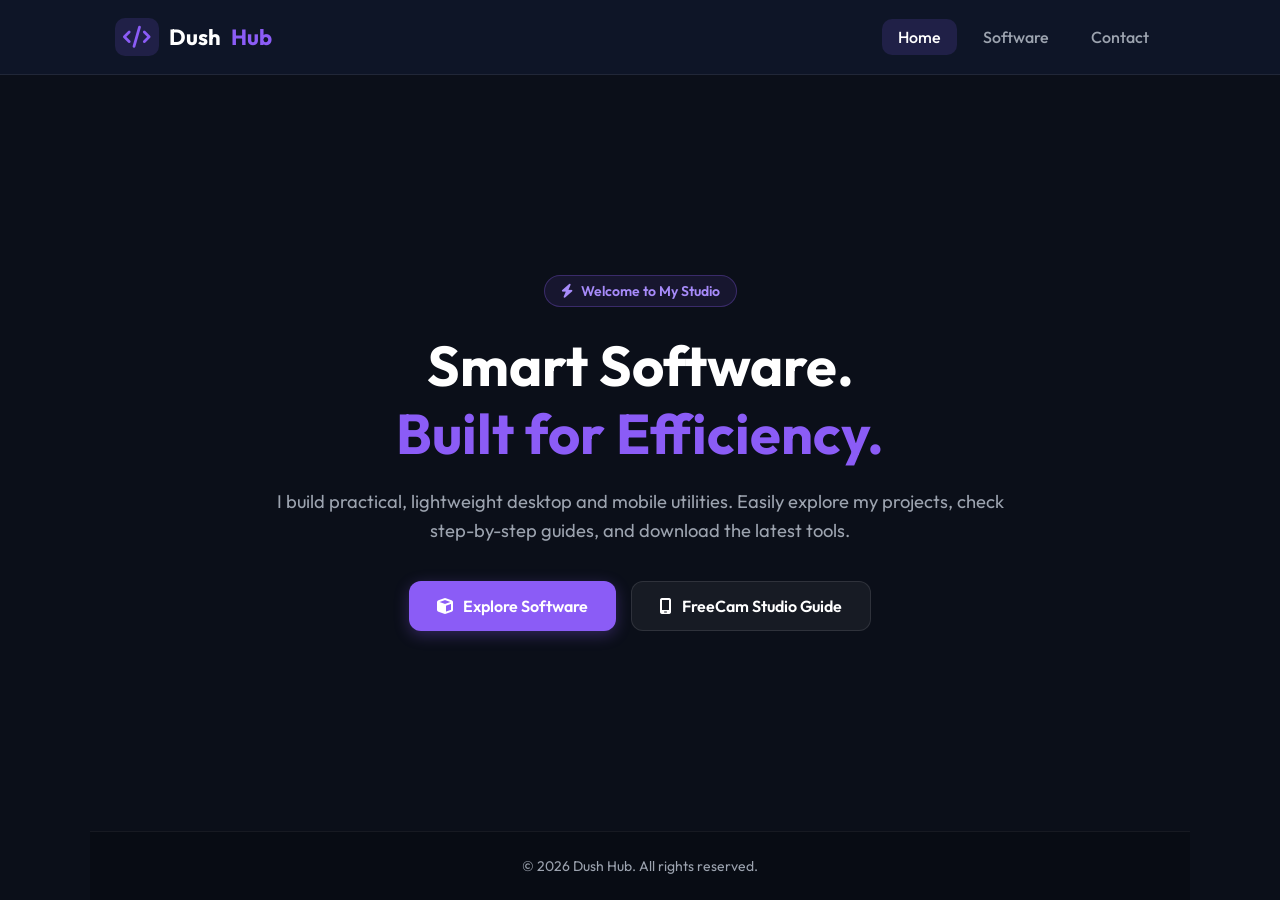
<file: index.html>
<!DOCTYPE html>
<html lang="en">
<head>
    <meta name="google-site-verification" content="-GV3NC-AGR85DuQpQ9Y2FPR-0MYZ9a6whzwfAMyJ524" />
    <meta charset="UTF-8">
    <meta name="viewport" content="width=device-width, initial-scale=1.0">
    <title>Dush Hub - Professional Software Studio & Tools</title>
    <meta name="description" content="Welcome to Dush Hub. Explore lightweight utilities like FreeCam Studio, LensLock Portable, and OBS Renamer created by Dush.">
    <meta name="keywords" content="dush hub, freecam studio, lenslock portable, obs renamer, android webcam, software tools">
    <link rel="icon" type="image/png" href="https://cdnjs.cloudflare.com/ajax/libs/font-awesome/6.4.0/svgs/solid/code.svg">
    <link rel="stylesheet" href="style.css">
    <link href="https://cdnjs.cloudflare.com/ajax/libs/font-awesome/6.4.0/css/all.min.css" rel="stylesheet">
</head>
<body>
    <header class="navbar">
        <div class="nav-container">
            <a href="index.html" class="logo">
                <i class="fa-solid fa-code"></i> Dush<span>Hub</span>
            </a>
            <nav class="nav-links">
                <a href="index.html" class="active">Home</a>
                <a href="software.html">Software</a>
                <a href="contact.html">Contact</a>
            </nav>
        </div>
    </header>

    <main class="main-content">
        <section class="hero">
            <div class="hero-badge"><i class="fa-solid fa-bolt"></i> Welcome to My Studio</div>
            <h1>Smart Software. <br><span>Built for Efficiency.</span></h1>
            <p>I build practical, lightweight desktop and mobile utilities. Easily explore my projects, check step-by-step guides, and download the latest tools.</p>
            <div class="hero-cta">
                <a href="software.html" class="btn-main"><i class="fa-solid fa-cube"></i> Explore Software</a>
                <a href="freecam.html" class="btn-sub"><i class="fa-solid fa-mobile-screen"></i> FreeCam Studio Guide</a>
            </div>
        </section>
    </main>

    <footer class="footer">
        <p>&copy; 2026 Dush Hub. All rights reserved.</p>
    </footer>
</body>
</html>
</file>
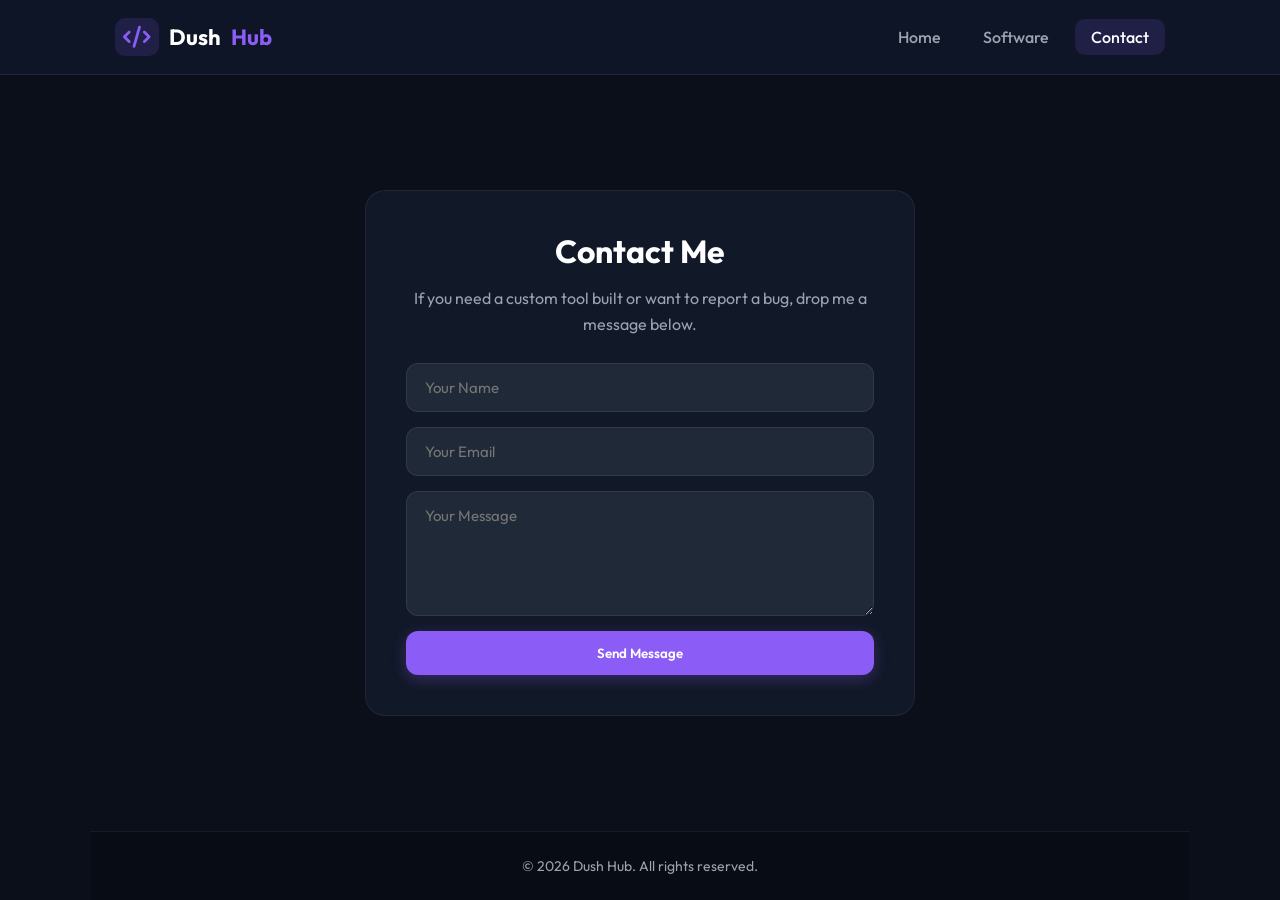
<file: contact.html>
<!DOCTYPE html>
<html lang="en">
<head>
    <meta charset="UTF-8">
    <meta name="viewport" content="width=device-width, initial-scale=1.0">
    <title>Contact - Dush Hub</title>
    <link rel="icon" type="image/png" href="https://cdnjs.cloudflare.com/ajax/libs/font-awesome/6.4.0/svgs/solid/envelope.svg">
    <link rel="stylesheet" href="style.css">
    <link href="https://cdnjs.cloudflare.com/ajax/libs/font-awesome/6.4.0/css/all.min.css" rel="stylesheet">
</head>
<body>
    <header class="navbar">
        <div class="nav-container">
            <a href="index.html" class="logo"><i class="fa-solid fa-code"></i> Dush<span>Hub</span></a>
            <nav class="nav-links">
                <a href="index.html">Home</a>
                <a href="software.html">Software</a>
                <a href="contact.html" class="active">Contact</a>
            </nav>
        </div>
    </header>

    <main class="main-content">
        <div class="single-tool-box" style="max-width: 550px;">
            <h2>Contact <span>Me</span></h2>
            <p style="margin-bottom: 25px;">If you need a custom tool built or want to report a bug, drop me a message below.</p>
            <form action="https://formspree.io/f/mgogzkgg" method="POST" class="form-grid">
                <input type="text" name="name" placeholder="Your Name" required>
                <input type="email" name="email" placeholder="Your Email" required>
                <textarea name="message" placeholder="Your Message" rows="5" required></textarea>
                <button type="submit" class="btn-main" style="width: 100%; justify-content: center;">Send Message</button>
            </form>
        </div>
    </main>

    <footer class="footer">
        <p>&copy; 2026 Dush Hub. All rights reserved.</p>
    </footer>
</body>
</html>
</file>
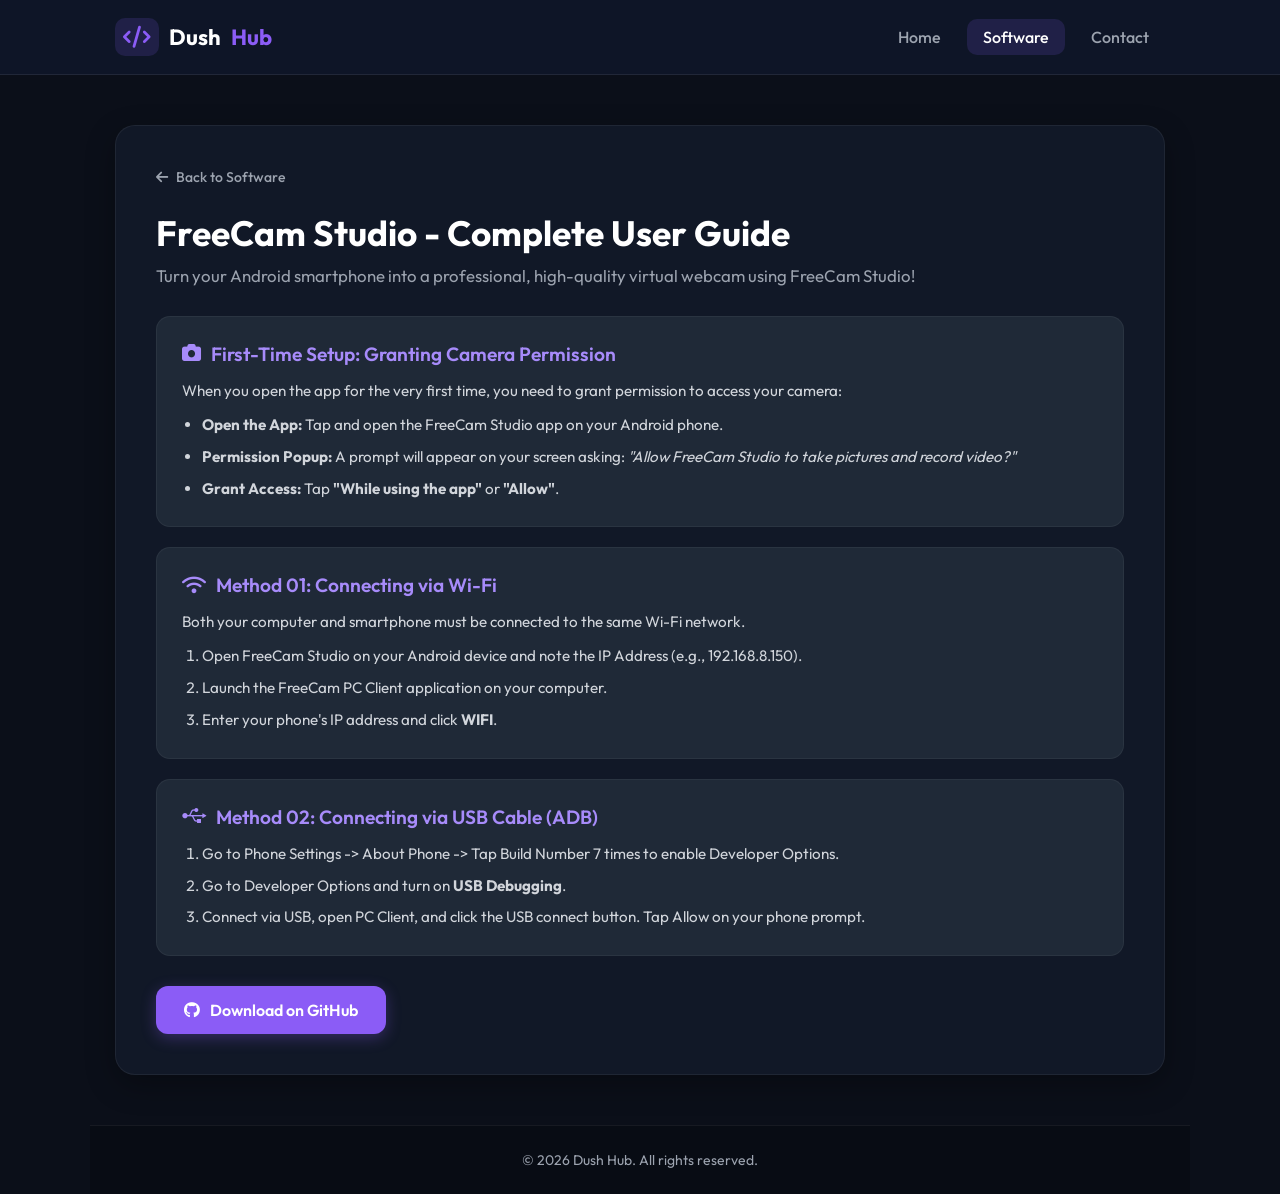
<file: freecam.html>
<!DOCTYPE html>
<html lang="en">
<head>
    <meta charset="UTF-8">
    <meta name="viewport" content="width=device-width, initial-scale=1.0">
    <title>FreeCam Studio - User Guide & Download | Dush Hub</title>
    <meta name="description" content="Complete user guide and connection instructions for FreeCam Studio. Download on GitHub.">
    <link rel="icon" type="image/png" href="https://cdnjs.cloudflare.com/ajax/libs/font-awesome/6.4.0/svgs/solid/video.svg">
    <link rel="stylesheet" href="style.css">
    <link href="https://cdnjs.cloudflare.com/ajax/libs/font-awesome/6.4.0/css/all.min.css" rel="stylesheet">
</head>
<body>
    <header class="navbar">
        <div class="nav-container">
            <a href="index.html" class="logo"><i class="fa-solid fa-code"></i> Dush<span>Hub</span></a>
            <nav class="nav-links">
                <a href="index.html">Home</a>
                <a href="software.html" class="active">Software</a>
                <a href="contact.html">Contact</a>
            </nav>
        </div>
    </header>

    <main class="main-content" style="align-items: flex-start; text-align: left;">
        <div class="doc-container">
            <a href="software.html" class="back-link"><i class="fa-solid fa-arrow-left"></i> Back to Software</a>
            
            <h1>FreeCam Studio - Complete User Guide</h1>
            <p class="doc-subtitle">Turn your Android smartphone into a professional, high-quality virtual webcam using FreeCam Studio!</p>

            <div class="guide-box">
                <h3><i class="fa-solid fa-camera"></i> First-Time Setup: Granting Camera Permission</h3>
                <p>When you open the app for the very first time, you need to grant permission to access your camera:</p>
                <ul>
                    <li><strong>Open the App:</strong> Tap and open the FreeCam Studio app on your Android phone.</li>
                    <li><strong>Permission Popup:</strong> A prompt will appear on your screen asking: <em>"Allow FreeCam Studio to take pictures and record video?"</em></li>
                    <li><strong>Grant Access:</strong> Tap <strong>"While using the app"</strong> or <strong>"Allow"</strong>.</li>
                </ul>
            </div>

            <div class="guide-box">
                <h3><i class="fa-solid fa-wifi"></i> Method 01: Connecting via Wi-Fi</h3>
                <p>Both your computer and smartphone must be connected to the same Wi-Fi network.</p>
                <ol>
                    <li>Open FreeCam Studio on your Android device and note the IP Address (e.g., 192.168.8.150).</li>
                    <li>Launch the FreeCam PC Client application on your computer.</li>
                    <li>Enter your phone's IP address and click <strong>WIFI</strong>.</li>
                </ol>
            </div>

            <div class="guide-box">
                <h3><i class="fa-brands fa-usb"></i> Method 02: Connecting via USB Cable (ADB)</h3>
                <ol>
                    <li>Go to Phone Settings -> About Phone -> Tap Build Number 7 times to enable Developer Options.</li>
                    <li>Go to Developer Options and turn on <strong>USB Debugging</strong>.</li>
                    <li>Connect via USB, open PC Client, and click the USB connect button. Tap Allow on your phone prompt.</li>
                </ol>
            </div>

            <!-- Download on GitHub Button -->
            <div class="download-btns">
                <a href="https://github.com/dushhub/FreeCam-Studio" target="_blank" class="btn-main"><i class="fa-brands fa-github"></i> Download on GitHub</a>
            </div>
        </div>
    </main>

    <footer class="footer">
        <p>&copy; 2026 Dush Hub. All rights reserved.</p>
    </footer>
</body>
</html>
</file>
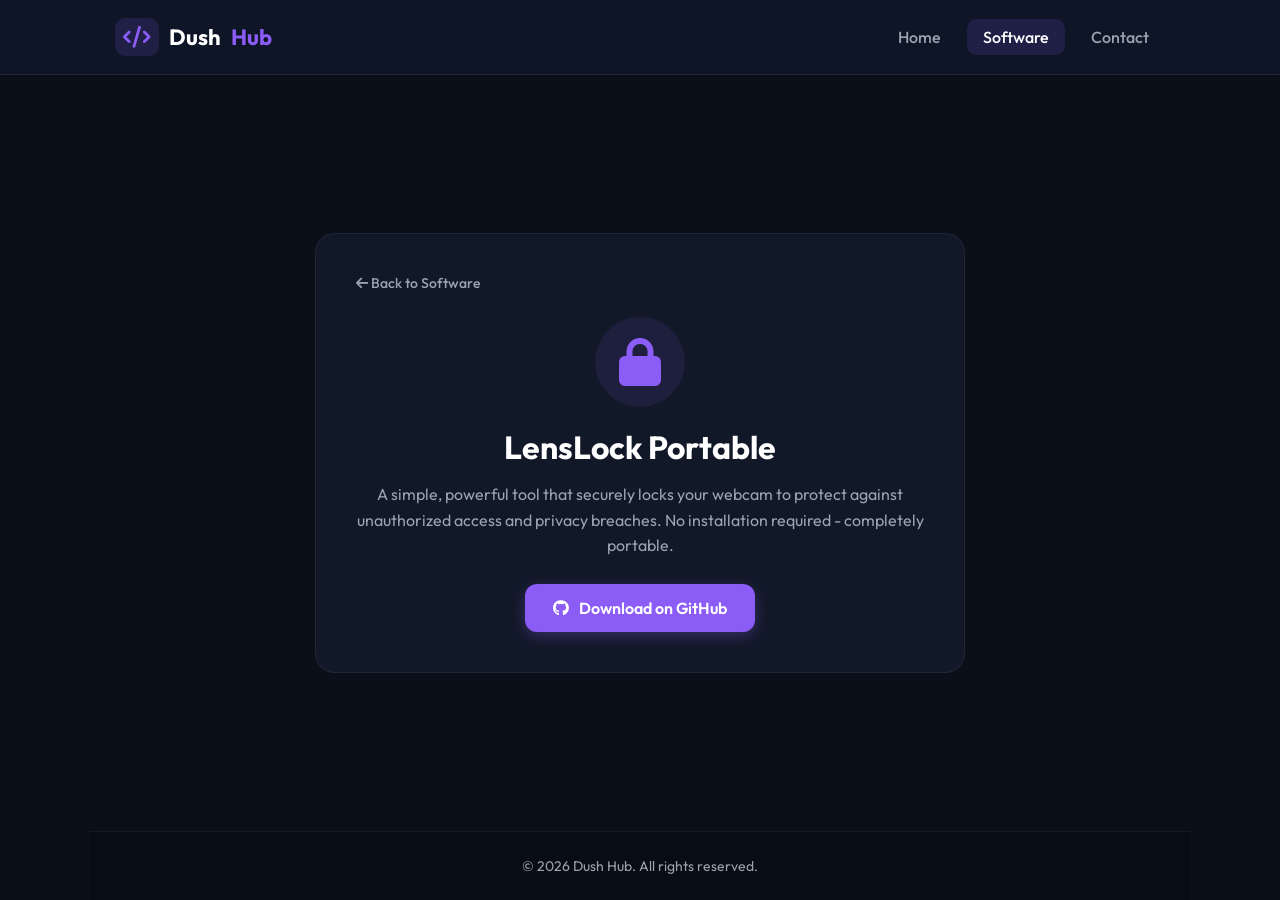
<file: lenslock.html>
<!DOCTYPE html>
<html lang="en">
<head>
    <meta charset="UTF-8">
    <meta name="viewport" content="width=device-width, initial-scale=1.0">
    <title>LensLock Portable | Dush Hub</title>
    <link rel="icon" type="image/png" href="https://cdnjs.cloudflare.com/ajax/libs/font-awesome/6.4.0/svgs/solid/lock.svg">
    <link rel="stylesheet" href="style.css">
    <link href="https://cdnjs.cloudflare.com/ajax/libs/font-awesome/6.4.0/css/all.min.css" rel="stylesheet">
</head>
<body>
    <header class="navbar">
        <div class="nav-container">
            <a href="index.html" class="logo"><i class="fa-solid fa-code"></i> Dush<span>Hub</span></a>
            <nav class="nav-links">
                <a href="index.html">Home</a>
                <a href="software.html" class="active">Software</a>
                <a href="contact.html">Contact</a>
            </nav>
        </div>
    </header>

    <main class="main-content">
        <div class="single-tool-box">
            <a href="software.html" class="back-link"><i class="fa-solid fa-arrow-left"></i> Back to Software</a>
            <div class="tool-icon-large"><i class="fa-solid fa-lock"></i></div>
            <h1>LensLock Portable</h1>
            <p>A simple, powerful tool that securely locks your webcam to protect against unauthorized access and privacy breaches. No installation required - completely portable.</p>
            
            <a href="https://github.com/dushhub/lenslock-portable.github.io" target="_blank" class="btn-main"><i class="fa-brands fa-github"></i> Download on GitHub</a>
        </div>
    </main>

    <footer class="footer">
        <p>&copy; 2026 Dush Hub. All rights reserved.</p>
    </footer>
</body>
</html>
</file>
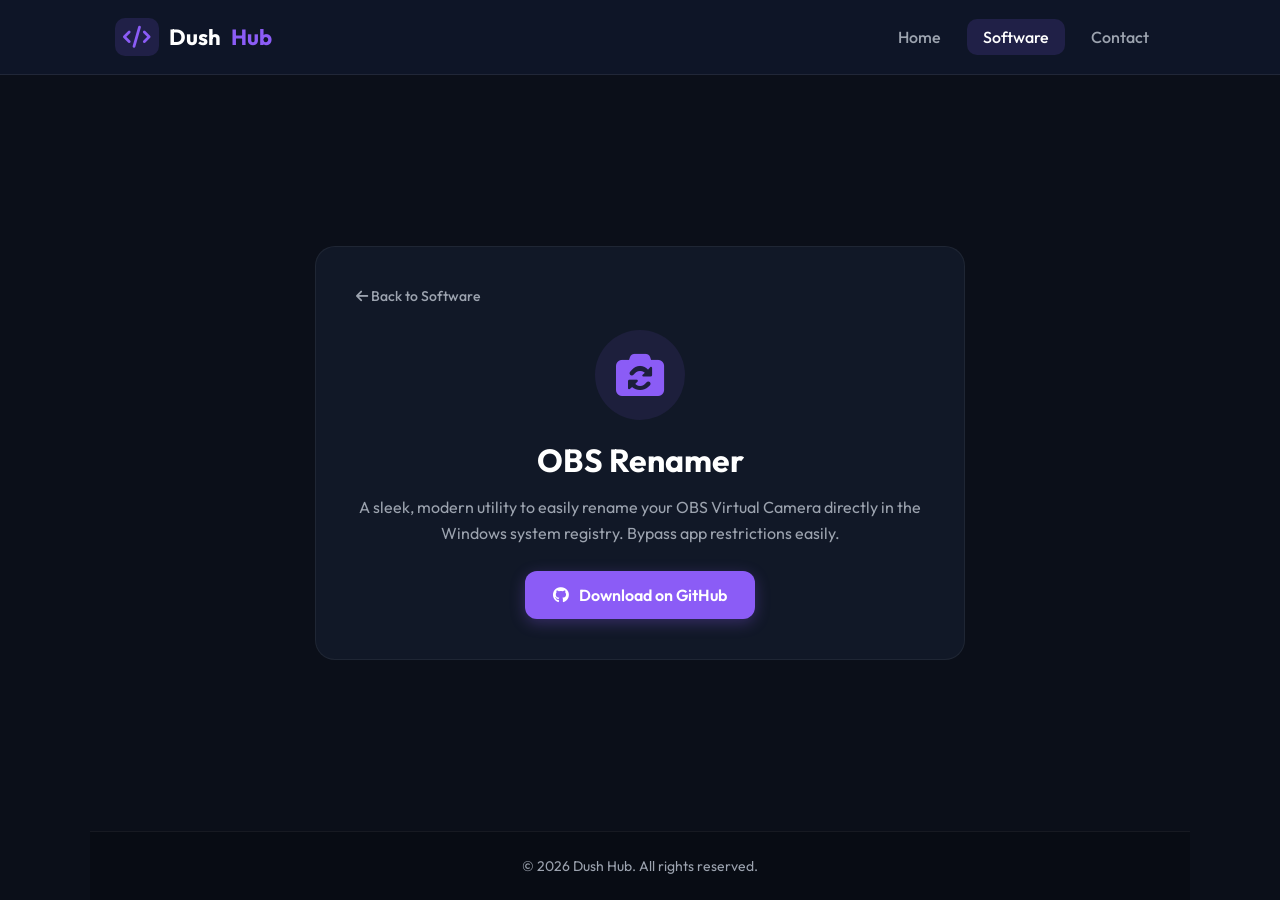
<file: obs-renamer.html>
<!DOCTYPE html>
<html lang="en">
<head>
    <meta charset="UTF-8">
    <meta name="viewport" content="width=device-width, initial-scale=1.0">
    <title>OBS Renamer | Dush Hub</title>
    <link rel="icon" type="image/png" href="https://cdnjs.cloudflare.com/ajax/libs/font-awesome/6.4.0/svgs/solid/camera.svg">
    <link rel="stylesheet" href="style.css">
    <link href="https://cdnjs.cloudflare.com/ajax/libs/font-awesome/6.4.0/css/all.min.css" rel="stylesheet">
</head>
<body>
    <header class="navbar">
        <div class="nav-container">
            <a href="index.html" class="logo"><i class="fa-solid fa-code"></i> Dush<span>Hub</span></a>
            <nav class="nav-links">
                <a href="index.html">Home</a>
                <a href="software.html" class="active">Software</a>
                <a href="contact.html">Contact</a>
            </nav>
        </div>
    </header>

    <main class="main-content">
        <div class="single-tool-box">
            <a href="software.html" class="back-link"><i class="fa-solid fa-arrow-left"></i> Back to Software</a>
            <div class="tool-icon-large"><i class="fa-solid fa-camera-rotate"></i></div>
            <h1>OBS Renamer</h1>
            <p>A sleek, modern utility to easily rename your OBS Virtual Camera directly in the Windows system registry. Bypass app restrictions easily.</p>
            
            <a href="https://github.com/dushhub/OBS-Virtual-Cam-Renamer" target="_blank" class="btn-main"><i class="fa-brands fa-github"></i> Download on GitHub</a>
        </div>
    </main>

    <footer class="footer">
        <p>&copy; 2026 Dush Hub. All rights reserved.</p>
    </footer>
</body>
</html>
</file>
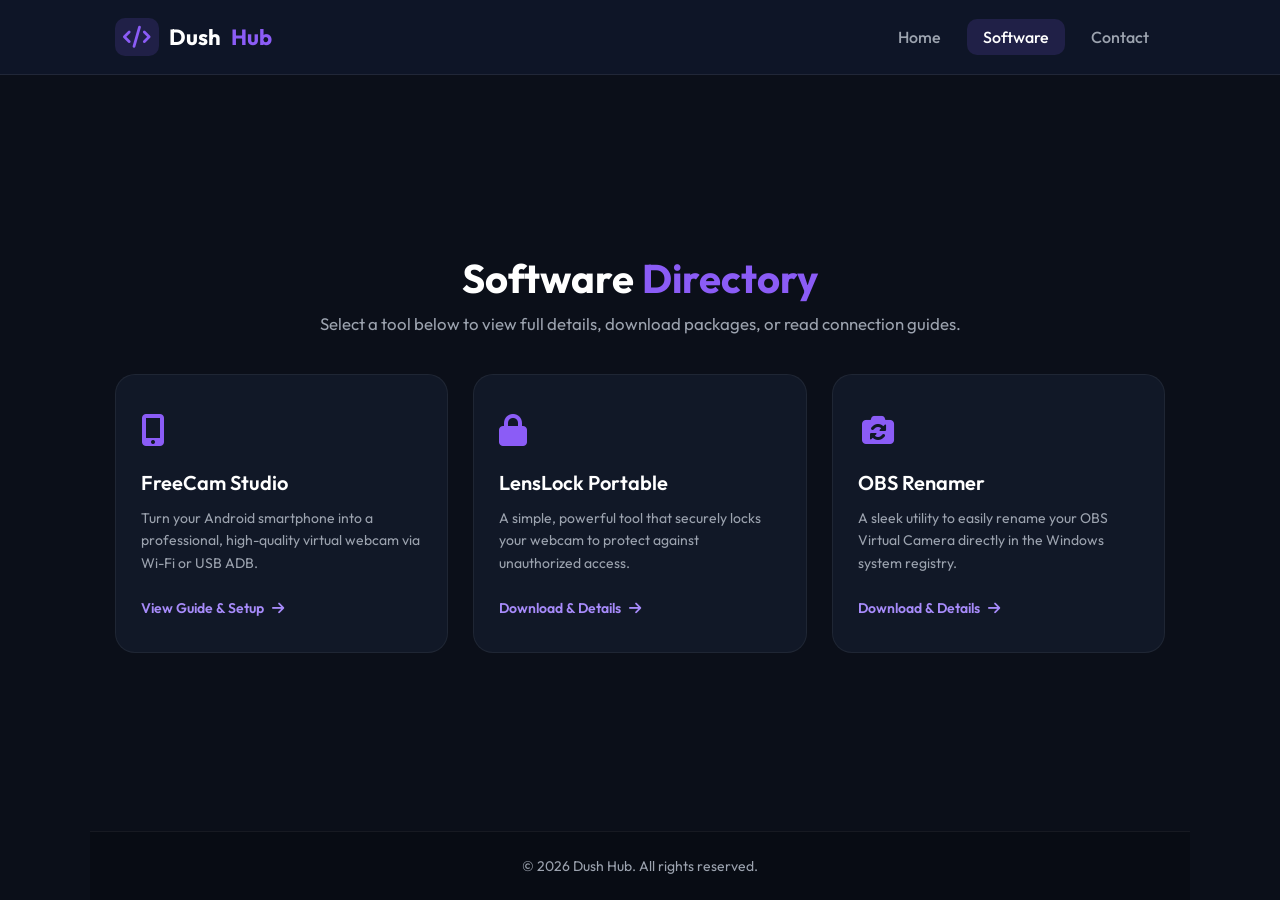
<file: software.html>
<!DOCTYPE html>
<html lang="en">
<head>
    <meta charset="UTF-8">
    <meta name="viewport" content="width=device-width, initial-scale=1.0">
    <title>Software Suite - Dush Hub</title>
    <meta name="description" content="Download FreeCam Studio, Lenslock Portable, and OBS Renamer. High-quality software tools by Dush.">
    <meta name="keywords" content="dush hub software, freecam studio, lenslock portable, obs renamer">
    <link rel="icon" type="image/png" href="https://cdnjs.cloudflare.com/ajax/libs/font-awesome/6.4.0/svgs/solid/cube.svg">
    <link rel="stylesheet" href="style.css">
    <link href="https://cdnjs.cloudflare.com/ajax/libs/font-awesome/6.4.0/css/all.min.css" rel="stylesheet">
</head>
<body>
    <header class="navbar">
        <div class="nav-container">
            <a href="index.html" class="logo">
                <i class="fa-solid fa-code"></i> Dush<span>Hub</span>
            </a>
            <nav class="nav-links">
                <a href="index.html">Home</a>
                <a href="software.html" class="active">Software</a>
                <a href="contact.html">Contact</a>
            </nav>
        </div>
    </header>

    <main class="main-content">
        <div class="page-header">
            <h2>Software <span>Directory</span></h2>
            <p>Select a tool below to view full details, download packages, or read connection guides.</p>
        </div>

        <div class="cards-grid">
            <div class="card">
                <div class="card-icon"><i class="fa-solid fa-mobile-screen-button"></i></div>
                <h3>FreeCam Studio</h3>
                <p>Turn your Android smartphone into a professional, high-quality virtual webcam via Wi-Fi or USB ADB.</p>
                <a href="freecam.html" class="card-btn">View Guide & Setup <i class="fa-solid fa-arrow-right"></i></a>
            </div>

            <div class="card">
                <div class="card-icon"><i class="fa-solid fa-lock"></i></div>
                <h3>LensLock Portable</h3>
                <p>A simple, powerful tool that securely locks your webcam to protect against unauthorized access.</p>
                <a href="lenslock.html" class="card-btn">Download & Details <i class="fa-solid fa-arrow-right"></i></a>
            </div>

            <div class="card">
                <div class="card-icon"><i class="fa-solid fa-camera-rotate"></i></div>
                <h3>OBS Renamer</h3>
                <p>A sleek utility to easily rename your OBS Virtual Camera directly in the Windows system registry.</p>
                <a href="obs-renamer.html" class="card-btn">Download & Details <i class="fa-solid fa-arrow-right"></i></a>
            </div>
        </div>
    </main>

    <footer class="footer">
        <p>&copy; 2026 Dush Hub. All rights reserved.</p>
    </footer>
</body>
</html>
</file>
<file: style.css>
@import url('https://fonts.googleapis.com/css2?family=Outfit:wght@300;400;500;600;700&display=swap');

* {
    margin: 0;
    padding: 0;
    box-sizing: border-box;
    font-family: 'Outfit', sans-serif;
}

body {
    background-color: #0b0f19;
    color: #e5e7eb;
    min-height: 100vh;
    display: flex;
    flex-direction: column;
}

/* Navbar */
.navbar {
    background: rgba(15, 23, 42, 0.9);
    border-bottom: 1px solid rgba(255, 255, 255, 0.08);
    position: sticky;
    top: 0;
    z-index: 100;
    backdrop-filter: blur(10px);
}

.nav-container {
    max-width: 1100px;
    margin: 0 auto;
    padding: 18px 25px;
    display: flex;
    justify-content: space-between;
    align-items: center;
}

.logo {
    color: #ffffff;
    font-size: 22px;
    font-weight: 700;
    text-decoration: none;
    display: flex;
    align-items: center;
    gap: 10px;
}

.logo i {
    color: #8b5cf6;
    background: rgba(139, 92, 246, 0.15);
    padding: 8px;
    border-radius: 10px;
}

.logo span {
    color: #8b5cf6;
}

.nav-links {
    display: flex;
    gap: 10px;
}

.nav-links a {
    color: #9ca3af;
    text-decoration: none;
    font-weight: 500;
    padding: 8px 16px;
    border-radius: 10px;
    transition: all 0.3s;
}

.nav-links a:hover, .nav-links a.active {
    color: #ffffff;
    background: rgba(139, 92, 246, 0.15);
}

/* Main Content Layout */
.main-content {
    flex-grow: 1;
    max-width: 1100px;
    width: 100%;
    margin: 0 auto;
    padding: 50px 25px;
    display: flex;
    flex-direction: column;
    align-items: center;
    justify-content: center;
    text-align: center;
}

/* Hero Section */
.hero {
    max-width: 750px;
}

.hero-badge {
    display: inline-flex;
    align-items: center;
    gap: 8px;
    background: rgba(139, 92, 246, 0.1);
    border: 1px solid rgba(139, 92, 246, 0.3);
    color: #a78bfa;
    padding: 6px 16px;
    border-radius: 30px;
    font-size: 14px;
    font-weight: 600;
    margin-bottom: 25px;
}

.hero h1 {
    font-size: 3.5rem;
    font-weight: 700;
    color: #ffffff;
    line-height: 1.2;
    margin-bottom: 20px;
}

.hero h1 span {
    color: #8b5cf6;
}

.hero p {
    font-size: 1.15rem;
    color: #9ca3af;
    line-height: 1.6;
    margin-bottom: 35px;
}

.hero-cta {
    display: flex;
    justify-content: center;
    gap: 15px;
    flex-wrap: wrap;
}

/* Buttons */
.btn-main {
    background: #8b5cf6;
    color: #ffffff;
    font-weight: 600;
    padding: 14px 28px;
    border-radius: 12px;
    text-decoration: none;
    display: inline-flex;
    align-items: center;
    gap: 10px;
    border: none;
    cursor: pointer;
    transition: background 0.3s, transform 0.2s;
    box-shadow: 0 4px 15px rgba(139, 92, 246, 0.3);
}

.btn-main:hover {
    background: #7c3aed;
    transform: translateY(-2px);
    color: #ffffff;
}

.btn-sub {
    background: rgba(255, 255, 255, 0.05);
    color: #ffffff;
    font-weight: 600;
    padding: 14px 28px;
    border-radius: 12px;
    text-decoration: none;
    display: inline-flex;
    align-items: center;
    gap: 10px;
    border: 1px solid rgba(255, 255, 255, 0.1);
    cursor: pointer;
    transition: all 0.3s;
}

.btn-sub:hover {
    background: rgba(255, 255, 255, 0.1);
    border-color: rgba(255, 255, 255, 0.2);
    transform: translateY(-2px);
    color: #ffffff;
}

/* Cards Grid */
.page-header {
    margin-bottom: 40px;
}

.page-header h2 {
    font-size: 2.5rem;
    font-weight: 700;
    color: #ffffff;
    margin-bottom: 10px;
}

.page-header h2 span {
    color: #8b5cf6;
}

.page-header p {
    color: #9ca3af;
    font-size: 1.05rem;
}

.cards-grid {
    display: grid;
    grid-template-columns: repeat(auto-fit, minmax(320px, 1fr));
    gap: 25px;
    width: 100%;
}

.card {
    background: #111827;
    border: 1px solid rgba(255, 255, 255, 0.06);
    border-radius: 20px;
    padding: 35px 25px;
    text-align: left;
    display: flex;
    flex-direction: column;
    justify-content: space-between;
    transition: transform 0.3s, border-color 0.3s;
}

.card:hover {
    transform: translateY(-5px);
    border-color: rgba(139, 92, 246, 0.4);
}

.card-icon {
    font-size: 32px;
    color: #8b5cf6;
    margin-bottom: 20px;
}

.card h3 {
    font-size: 20px;
    font-weight: 600;
    color: #ffffff;
    margin-bottom: 12px;
}

.card p {
    font-size: 14px;
    color: #9ca3af;
    line-height: 1.6;
    margin-bottom: 25px;
}

.card-btn {
    color: #a78bfa;
    text-decoration: none;
    font-weight: 600;
    font-size: 14px;
    display: inline-flex;
    align-items: center;
    gap: 8px;
    transition: color 0.3s;
}

.card-btn:hover {
    color: #ffffff;
}

/* Documentation / Guide Layout */
.doc-container {
    background: #111827;
    border: 1px solid rgba(255, 255, 255, 0.06);
    border-radius: 20px;
    padding: 40px;
    width: 100%;
    box-shadow: 0 10px 30px rgba(0,0,0,0.3);
}

.back-link {
    color: #9ca3af;
    text-decoration: none;
    font-weight: 500;
    font-size: 14px;
    display: inline-flex;
    align-items: center;
    gap: 8px;
    margin-bottom: 25px;
    transition: color 0.3s;
}

.back-link:hover {
    color: #8b5cf6;
}

.doc-container h1 {
    font-size: 2.2rem;
    font-weight: 700;
    color: #ffffff;
    margin-bottom: 10px;
}

.doc-subtitle {
    color: #9ca3af;
    font-size: 1.05rem;
    margin-bottom: 30px;
}

.guide-box {
    background: #1f2937;
    border: 1px solid rgba(255, 255, 255, 0.05);
    border-radius: 14px;
    padding: 25px;
    margin-bottom: 20px;
    text-align: left;
}

.guide-box h3 {
    color: #a78bfa;
    font-size: 1.2rem;
    font-weight: 600;
    margin-bottom: 12px;
    display: flex;
    align-items: center;
    gap: 10px;
}

.guide-box p, .guide-box li {
    color: #d1d5db;
    font-size: 0.95rem;
    line-height: 1.7;
}

.guide-box ul, .guide-box ol {
    margin-left: 20px;
    margin-top: 8px;
    display: flex;
    flex-direction: column;
    gap: 6px;
}

.download-btns {
    display: flex;
    gap: 15px;
    margin-top: 30px;
    flex-wrap: wrap;
}

/* Professional GitHub Pill Badge Styling */
.github-badge-container {
    margin-top: 25px;
    display: flex;
    align-items: center;
}

.github-pill-btn {
    background: rgba(255, 255, 255, 0.04);
    border: 1px solid rgba(255, 255, 255, 0.1);
    color: #9ca3af;
    text-decoration: none;
    font-size: 13px;
    font-weight: 500;
    padding: 8px 16px;
    border-radius: 20px;
    display: inline-flex;
    align-items: center;
    gap: 8px;
    transition: all 0.3s ease;
}

.github-pill-btn:hover {
    background: rgba(139, 92, 246, 0.1);
    color: #a78bfa;
    border-color: rgba(139, 92, 246, 0.3);
}

/* Single Tool Box */
.single-tool-box {
    background: #111827;
    border: 1px solid rgba(255, 255, 255, 0.06);
    border-radius: 20px;
    padding: 40px;
    max-width: 650px;
    width: 100%;
    text-align: center;
}

.single-tool-box .back-link {
    align-self: flex-start;
    display: block;
    text-align: left;
}

MB_icon {
    font-size: 48px;
    color: #8b5cf6;
}

.tool-icon-large {
    font-size: 48px;
    color: #8b5cf6;
    background: rgba(139, 92, 246, 0.1);
    width: 90px;
    height: 90px;
    border-radius: 50%;
    display: flex;
    align-items: center;
    justify-content: center;
    margin: 0 auto 20px;
}

.single-tool-box h1, .single-tool-box h2 {
    font-size: 2rem;
    font-weight: 700;
    color: #ffffff;
    margin-bottom: 15px;
}

.single-tool-box p {
    color: #9ca3af;
    line-height: 1.6;
    margin-bottom: 25px;
}

.form-grid {
    animation: none;
    display: flex;
    flex-direction: column;
    gap: 15px;
}

.form-grid input, .form-grid textarea {
    width: 100%;
    padding: 14px 18px;
    background: #1f2937;
    border: 1px solid rgba(255, 255, 255, 0.08);
    border-radius: 12px;
    color: #ffffff;
    font-size: 15px;
    outline: none;
}

.form-grid input:focus, .form-grid textarea:focus {
    border-color: #8b5cf6;
}

.footer {
    background: #080c14;
    border-top: 1px solid rgba(255, 255, 255, 0.06);
    padding: 25px;
    display: flex;
    justify-content: center;
    align-items: center;
    max-width: 1100px;
    width: 100%;
    margin: 0 auto;
    font-size: 14px;
    color: #9ca3af;
    text-align: center;
}

@media (max-width: 768px) {
    .hero h1 {ُّ
        font-size: 2.5rem;
    }
    .download-btns {
        flex-direction: column;
    }
}
</file>
